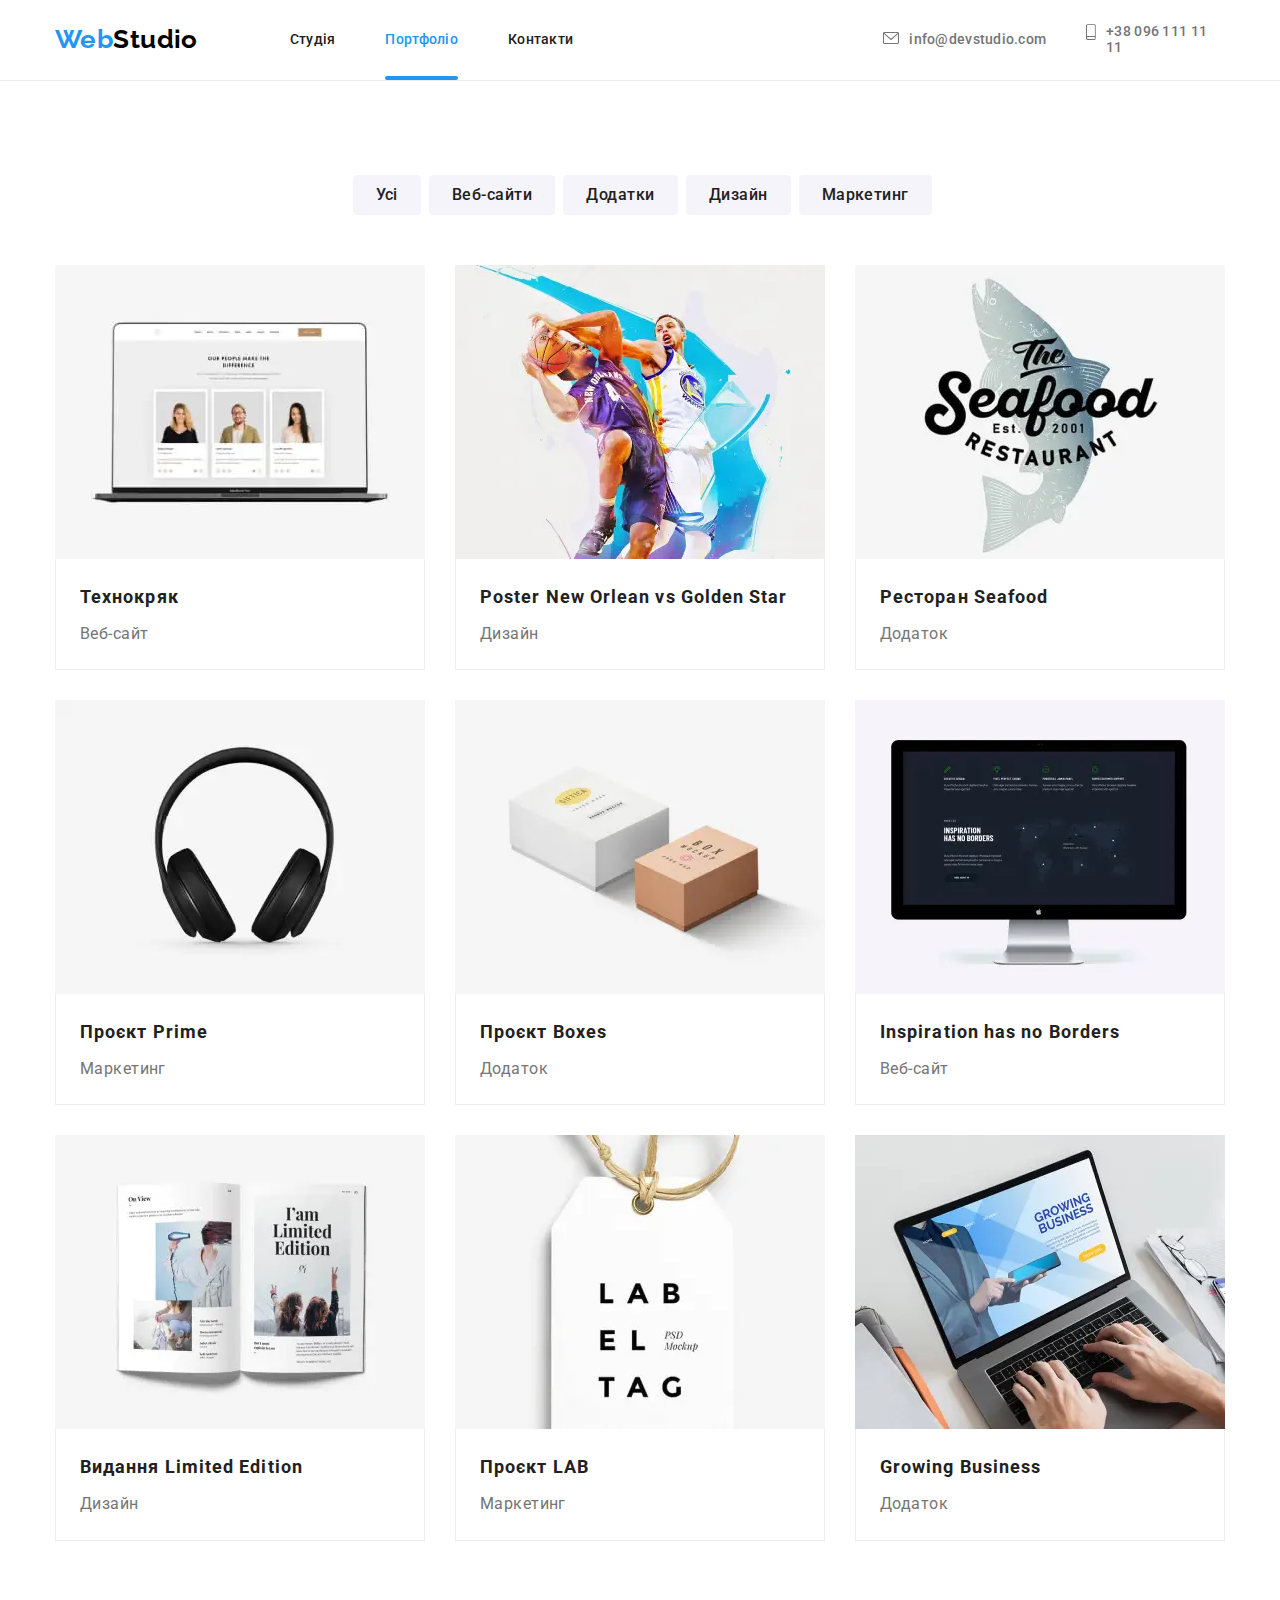
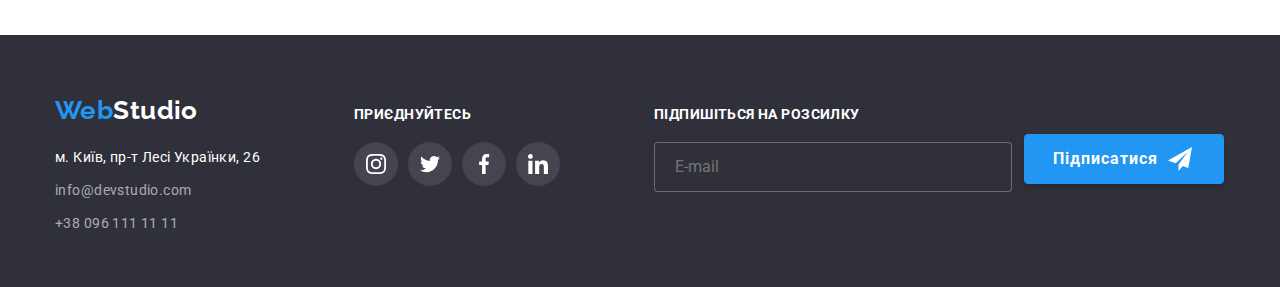
<file: portfolio.html>
<!DOCTYPE html>
<html lang="uk">
	<head>
		<meta charset="UTF-8" />
		<meta http-equiv="X-UA-Compatible" content="IE=edge" />
		<meta name="viewport" content="width=device-width, initial-scale=1.0" />
		<link href="./favicon.ico" rel="shortcut icon" type="image/x-icon" />
		<link rel="preconnect" href="https://fonts.googleapis.com" />
		<link rel="preconnect" href="https://fonts.gstatic.com" crossorigin />
		<link
			href="https://fonts.googleapis.com/css2?family=Raleway:wght@700;900&family=Roboto:wght@400;500;700;900&display=swap"
			rel="stylesheet"
		/>
		<link
			rel="stylesheet"
			href="https://cdnjs.cloudflare.com/ajax/libs/modern-normalize/1.1.0/modern-normalize.min.css"
		/>
		<link rel="stylesheet" href="./css/main.min.css" />
		<title>Portfolio</title>
	</head>
	<body>
		<header>
			<div class="container nav-main">
				<a class="logo" href="./index.html" lang="en"> <span class="logo__blue">Web</span>Studio</a>
				<nav class="nav-site">
					<ul class="nav-list">
						<li class="nav-list__item">
							<a class="nav-list__link" href="./index.html">Студія</a>
						</li>
						<li class="nav-list__item">
							<a class="nav-list__link current" href="./portfolio.html">Портфоліо</a>
						</li>
						<li class="nav-list__item">
							<a class="nav-list__link" href="#contacts">Контакти</a>
						</li>
					</ul>
				</nav>
				<ul class="nav-contacts">
					<li class="nav-contacts__item">
						<a class="nav-contacts__link" href="mailto:info@devstudio.com">
							<svg class="nav-contacts__icon-envelope">
								<use href="./img/sprite.svg#envelope"></use></svg
							>info@devstudio.com</a
						>
					</li>
					<li class="nav-contacts__item">
						<a class="nav-contacts__link" href="tel:+380961111111">
							<svg class="nav-contacts__icon-smartphone">
								<use href="./img/sprite.svg#smartphone"></use>
							</svg>
							+38 096 111 11 11
						</a>
					</li>
				</ul>
				<button type="button" class="mobile-menu__button-open js-open-menu js-menu-container">
					<svg
						aria-label="Виклик мобільного меню"
						width="40"
						height="40"
					>
						<use class="mobile-menu__icon--menu" href="./img/sprite.svg#mobile-menu"></use>
					</svg>
				</button>
				<div class="mobile-menu mobile-menu__container" id="mobile-menu__container js-menu-container">
					<button type="button" class="mobile-menu__button-close js-close-menu">
						<svg
            	aria-label="Закрити мобільне меню"
							width="40"
							height="40"						
						>
							<use class="mobile-menu__icon-x js-close-menu" href="./img/sprite.svg#mobile-x"></use>
						</svg>
					</button>
					<ul class="mobile-menu__list">
						<li class="mobile-menu__item">
							<a class="mobile-menu__link" href="./index.html">Студія</a>
						</li>
						<li class="mobile-menu__item">
							<a class="mobile-menu__link current" href="./portfolio.html">Портфоліо</a>
						</li>
						<li class="mobile-menu__item">
							<a class="mobile-menu__link" href="#contacts">Контакти</a>
						</li>
					</ul>
					<ul class="mobile-menu__contacts">
						<li class="mobile-menu__contacts-item">
							<a class="mobile-menu__contacts-phone" href="tel:+380961111111"> +38 096 111 11 11 </a>
						</li>
						<li class="mobile-menu__contacts-item">
							<a class="mobile-menu__contacts-e-mail" href="mailto:info@devstudio.com"> info@devstudio.com</a>
						</li>
					</ul>
					<ul class="mobile-menu__social-list">
						<li class="mobile-menu__social-list-item">
							<a class="mobile-menu__social-list-link" href="#Instagram" target="_blank" rel="noopener noreferrer"
								>Instagram
							</a>
						</li>
						<li class="mobile-menu__social-list-item">
							<a class="mobile-menu__social-list-link" href="#Twitter" target="_blank" rel="noopener noreferrer"
								>Twitter
							</a>
						</li>
						<li class="mobile-menu__social-list-item">
							<a class="mobile-menu__social-list-link" href="#Facebook" target="_blank" rel="noopener noreferrer"
								>Facebook
							</a>
						</li>
						<li class="mobile-menu__social-list-item">
							<a class="mobile-menu__social-list-link" href="#LinkedIn" target="_blank" rel="noopener noreferrer"
								>LinkedIn
							</a>
						</li>
					</ul>
				</div>
			</div>
		</header>
		<main>
			<section class="portfolio">
				<div class="container">
					<!-- Потрібно скріть у css -->
					<h1 class="hide-it">Приклади робіт</h1>
					<!-- <div class="filter"> -->
					<ul class="filter-list">
						<li class="filter-list__item">
							<button class="filter-list__button" type="button">Усі</button>
						</li>
						<li class="filter-list__item">
							<button class="filter-list__button" type="button">Веб-сайти</button>
						</li>
						<li class="filter-list__item">
							<button class="filter-list__button" type="button">Додатки</button>
						</li>
						<li class="filter-list__item">
							<button class="filter-list__button" type="button">Дизайн</button>
						</li>
						<li class="filter-list__item">
							<button class="filter-list__button" type="button">Маркетинг</button>
						</li>
					</ul>
					<!-- </div> -->
					<ul class="work-examples-list">
						<li class="card-portfolio">
							<a class="card-portfolio__link" href="#1">
								<div class="card-portfolio__img-example">
									<picture>
										<source
											srcset="./img/portfolio1-desktop.webp 1x, ./img/portfolio1@2x-desktop.webp 2x"
											media="(min-width:1200px )"
											type="image/webp"
										/>
										<source srcset="./img/portfolio1-desktop.jpg 1x, ./img/portfolio1@2x-desktop.jpg 2x" media="(min-width:1200px )" />
										<source
											srcset="./img/portfolio1-tablet.webp 1x, ./img/portfolio1@2x-tablet.webp 2x"
											media="(min-width:768px )"
											type="image/webp"
										/>
										<source
											srcset="./img/portfolio1-tablet.jpg 1x, ./img/portfolio1@2x-tablet.jpg 2x"
											media="(min-width:768px )"
										/>
										<source
											srcset="./img/portfolio1-phone.webp 1x, ./img/portfolio1@2x-phone.webp 2x"
											media="(max-width:767px )"
											type="image/webp"
										/>
										<source
											srcset="./img/portfolio1-phone.jpg 1x, ./img/portfolio1@2x-phone.jpg 2x"
											media="(max-width:767px )"
										/>
										<img class="card-portfolio__img" src="./img/portfolio1-phone.jpg" alt="Веб-сайт Технокряк" />
									</picture>
									<p class="backdrop-portfolio">
										Ресурс пропонує комплексні пропозиції з різним рівнем функціоналу та сервісів. Все це дозволить
										відвідувачу отримати вичерпні відомості про компанію чи приватну особу.
									</p>
								</div>
								<div class="card-portfolio__single">
									<h2 class="card-portfolio__title">Технокряк</h2>
									<p class="card-portfolio__text">Веб-сайт</p>
								</div></a
							>
						</li>
						<li class="card-portfolio">
							<a class="card-portfolio__link" href="#2">
								<div class="card-portfolio__img-example">
									<picture>
										<source
											srcset="./img/portfolio2-desktop.webp 1x, ./img/portfolio2@2x-desktop.webp 2x"
											media="(min-width:1200px )"
											type="image/webp"
										/>
										<source srcset="./img/portfolio2-desktop.jpg 1x, ./img/portfolio2@2x-desktop.jpg 2x" media="(min-width:1200px )" />
										<source
											srcset="./img/portfolio2-tablet.webp 1x, ./img/portfolio2@2x-tablet.webp 2x"
											media="(min-width:768px )"
											type="image/webp"
										/>
										<source
											srcset="./img/portfolio2-tablet.jpg 1x, ./img/portfolio2@2x-tablet.jpg 2x"
											media="(min-width:768px )"
										/>
										<source
											srcset="./img/portfolio2-phone.webp 1x, ./img/portfolio2@2x-phone.webp 2x"
											media="(max-width:767px )"
											type="image/webp"
										/>
										<source
											srcset="./img/portfolio2-phone.jpg 1x, ./img/portfolio2@2x-phone.jpg 2x"
											media="(max-width:767px )"
										/>
										<img
											class="card-portfolio__img"
											src="./img/portfolio2-phone.jpg"
											alt="Poster New Orlean vs Golden Star"
										/>
									</picture>
									<p class="backdrop-portfolio">
										Ресурс пропонує комплексні пропозиції з різним рівнем функціоналу та сервісів. Все це дозволить
										відвідувачу отримати вичерпні відомості про компанію чи приватну особу.
									</p>
								</div>
								<div class="card-portfolio__single">
									<h2 class="card-portfolio__title">
										<span lang="en">Poster New Orlean vs Golden Star</span>
									</h2>
									<p class="card-portfolio__text">Дизайн</p>
								</div></a
							>
						</li>
						<li class="card-portfolio">
							<a class="card-portfolio__link" href="#3">
								<div class="card-portfolio__img-example">
									<picture>
										<source
											srcset="./img/portfolio3-desktop.webp 1x, ./img/portfolio3@2x-desktop.webp 2x"
											media="(min-width:1200px )"
											type="image/webp"
										/>
										<source srcset="./img/portfolio3-desktop.jpg 1x, ./img/portfolio3@2x-desktop.jpg 2x" media="(min-width:1200px )" />
										<source
											srcset="./img/portfolio3-tablet.webp 1x, ./img/portfolio3@2x-tablet.webp 2x"
											media="(min-width:768px )"
											type="image/webp"
										/>
										<source
											srcset="./img/portfolio3-tablet.jpg 1x, ./img/portfolio3@2x-tablet.jpg 2x"
											media="(min-width:768px )"
										/>
										<source
											srcset="./img/portfolio3-phone.webp 1x, ./img/portfolio3@2x-phone.webp 2x"
											media="(max-width:767px )"
											type="image/webp"
										/>
										<source
											srcset="./img/portfolio3-phone.jpg 1x, ./img/portfolio3@2x-phone.jpg 2x"
											media="(max-width:767px )"
										/>
										<img class="card-portfolio__img" src="./img/portfolio3-phone.jpg" alt="Restaurant Seafood" />
									</picture>
									<p class="backdrop-portfolio">
										Ресурс пропонує комплексні пропозиції з різним рівнем функціоналу та сервісів. Все це дозволить
										відвідувачу отримати вичерпні відомості про компанію чи приватну особу.
									</p>
								</div>
								<div class="card-portfolio__single">
									<h2 class="card-portfolio__title">Ресторан <span lang="en">Seafood</span></h2>
									<p class="card-portfolio__text">Додаток</p>
								</div></a
							>
						</li>
						<li class="card-portfolio">
							<a class="card-portfolio__link" href="#4">
								<div class="card-portfolio__img-example">
									<picture>
										<source
											srcset="./img/portfolio4-desktop.webp 1x, ./img/portfolio4@2x-desktop.webp 2x"
											media="(min-width:1200px )"
											type="image/webp"
										/>
										<source srcset="./img/portfolio4-desktop.jpg 1x, ./img/portfolio4@2x-desktop.jpg 2x" media="(min-width:1200px )" />
										<source
											srcset="./img/portfolio4-tablet.webp 1x, ./img/portfolio4@2x-tablet.webp 2x"
											media="(min-width:768px )"
											type="image/webp"
										/>
										<source
											srcset="./img/portfolio4-tablet.jpg 1x, ./img/portfolio4@2x-tablet.jpg 2x"
											media="(min-width:768px )"
										/>
										<source
											srcset="./img/portfolio4-phone.webp 1x, ./img/portfolio4@2x-phone.webp 2x"
											media="(max-width:767px )"
											type="image/webp"
										/>
										<source
											srcset="./img/portfolio4-phone.jpg 1x, ./img/portfolio4@2x-phone.jpg 2x"
											media="(max-width:767px )"
										/>
										<img class="card-portfolio__img" src="./img/portfolio4-phone.jpg" alt="Projekt Prime" />
									</picture>
									<p class="backdrop-portfolio">
										Ресурс пропонує комплексні пропозиції з різним рівнем функціоналу та сервісів. Все це дозволить
										відвідувачу отримати вичерпні відомості про компанію чи приватну особу.
									</p>
								</div>
								<div class="card-portfolio__single">
									<h2 class="card-portfolio__title">Проєкт <span lang="en">Prime</span></h2>
									<p class="card-portfolio__text">Маркетинг</p>
								</div></a
							>
						</li>
						<li class="card-portfolio">
							<a class="card-portfolio__link" href="#5">
								<div class="card-portfolio__img-example">
									<picture>
										<source
											srcset="./img/portfolio5-desktop.webp 1x, ./img/portfolio5@2x-desktop.webp 2x"
											media="(min-width:1200px )"
											type="image/webp"
										/>
										<source srcset="./img/portfolio-desktop.jpg 1x, ./img/portfolio5@2x-desktop.jpg 2x" media="(min-width:1200px )" />
										<source
											srcset="./img/portfolio5-tablet.webp 1x, ./img/portfolio5@2x-tablet.webp 2x"
											media="(min-width:768px )"
											type="image/webp"
										/>
										<source
											srcset="./img/portfolio5-tablet.jpg 1x, ./img/portfolio5@2x-tablet.jpg 2x"
											media="(min-width:768px )"
										/>
										<source
											srcset="./img/portfolio5-phone.webp 1x, ./img/portfolio5@2x-phone.webp 2x"
											media="(max-width:767px )"
											type="image/webp"
										/>
										<source
											srcset="./img/portfolio5-phone.jpg 1x, ./img/portfolio5@2x-phone.jpg 2x"
											media="(max-width:767px )"
										/>
										<img class="card-portfolio__img" src="./img/portfolio5-phone.jpg" alt="Projekt Boxes" />
									</picture>
									<p class="backdrop-portfolio">
										Ресурс пропонує комплексні пропозиції з різним рівнем функціоналу та сервісів. Все це дозволить
										відвідувачу отримати вичерпні відомості про компанію чи приватну особу.
									</p>
								</div>
								<div class="card-portfolio__single">
									<h2 class="card-portfolio__title">Проєкт <span lang="en">Boxes</span></h2>
									<p class="card-portfolio__text">Додаток</p>
								</div></a
							>
						</li>
						<li class="card-portfolio">
							<a class="card-portfolio__link" href="#6">
								<div class="card-portfolio__img-example">
									<picture>
										<source
											srcset="./img/portfolio6-desktop.webp 1x, ./img/portfolio6@2x-desktop.webp 2x"
											media="(min-width:1200px )"
											type="image/webp"
										/>
										<source srcset="./img/portfolio6-desktop.jpg 1x, ./img/portfolio6@2x-desktop.jpg 2x" media="(min-width:1200px )" />
										<source
											srcset="./img/portfolio6-tablet.webp 1x, ./img/portfolio6@2x-tablet.webp 2x"
											media="(min-width:768px )"
											type="image/webp"
										/>
										<source
											srcset="./img/portfolio6-tablet.jpg 1x, ./img/portfolio6@2x-tablet.jpg 2x"
											media="(min-width:768px )"
										/>
										<source
											srcset="./img/portfolio6-phone.webp 1x, ./img/portfolio6@2x-phone.webp 2x"
											media="(max-width:767px )"
											type="image/webp"
										/>
										<source
											srcset="./img/portfolio6-phone.jpg 1x, ./img/portfolio6@2x-phone.jpg 2x"
											media="(max-width:767px )"
										/>
										<img
											class="card-portfolio__img"
											src="./img/portfolio6-phone.jpg"
											alt="Site Inspiration has no Borders"
										/>
									</picture>
									<p class="backdrop-portfolio">
										Ресурс пропонує комплексні пропозиції з різним рівнем функціоналу та сервісів. Все це дозволить
										відвідувачу отримати вичерпні відомості про компанію чи приватну особу.
									</p>
								</div>
								<div class="card-portfolio__single">
									<h2 class="card-portfolio__title">
										<span lang="en">Inspiration has no Borders</span>
									</h2>
									<p class="card-portfolio__text">Веб-сайт</p>
								</div></a
							>
						</li>
						<li class="card-portfolio">
							<a class="card-portfolio__link" href="#7">
								<div class="card-portfolio__img-example">
									<picture>
										<source
											srcset="./img/portfolio7-desktop.webp 1x, ./img/portfolio7@2x-desktop.webp 2x"
											media="(min-width:1200px )"
											type="image/webp"
										/>
										<source srcset="./img/portfolio7-desktop.jpg 1x, ./img/portfolio7@2x-desktop.jpg 2x" media="(min-width:1200px )" />
										<source
											srcset="./img/portfolio7-tablet.webp 1x, ./img/portfolio7@2x-tablet.webp 2x"
											media="(min-width:768px )"
											type="image/webp"
										/>
										<source
											srcset="./img/portfolio7-tablet.jpg 1x, ./img/portfolio7@2x-tablet.jpg 2x"
											media="(min-width:768px )"
										/>
										<source
											srcset="./img/portfolio7-phone.webp 1x, ./img/portfolio7@2x-phone.webp 2x"
											media="(max-width:767px )"
											type="image/webp"
										/>
										<source
											srcset="./img/portfolio7-phone.jpg 1x, ./img/portfolio7@2x-phone.jpg 2x"
											media="(max-width:767px )"
										/>
										<img class="card-portfolio__img" src="./img/portfolio7-phone.jpg" alt="Edition Limited Edition" />
									</picture>
									<p class="backdrop-portfolio">
										Ресурс пропонує комплексні пропозиції з різним рівнем функціоналу та сервісів. Все це дозволить
										відвідувачу отримати вичерпні відомості про компанію чи приватну особу.
									</p>
								</div>
								<div class="card-portfolio__single">
									<h2 class="card-portfolio__title">Видання <span lang="en">Limited Edition</span></h2>
									<p class="card-portfolio__text">Дизайн</p>
								</div></a
							>
						</li>
						<li class="card-portfolio">
							<a class="card-portfolio__link" href="#8">
								<div class="card-portfolio__img-example">
									<picture>
										<source
											srcset="./img/portfolio8-desktop.webp 1x, ./img/portfolio8@2x-desktop.webp 2x"
											media="(min-width:1200px )"
											type="image/webp"
										/>
										<source srcset="./img/portfolio8-desktop.jpg 1x, ./img/portfolio8@2x-desktop.jpg 2x" media="(min-width:1200px )" />
										<source
											srcset="./img/portfolio8-tablet.webp 1x, ./img/portfolio8@2x-tablet.webp 2x"
											media="(min-width:768px )"
											type="image/webp"
										/>
										<source
											srcset="./img/portfolio8-tablet.jpg 1x, ./img/portfolio8@2x-tablet.jpg 2x"
											media="(min-width:768px )"
										/>
										<source
											srcset="./img/portfolio8-phone.webp 1x, ./img/portfolio8@2x-phone.webp 2x"
											media="(max-width:767px )"
											type="image/webp"
										/>
										<source
											srcset="./img/portfolio8-phone.jpg 1x, ./img/portfolio8@2x-phone.jpg 2x"
											media="(max-width:767px )"
										/>
										<img class="card-portfolio__img" src="./img/portfolio8-phone.jpg" alt="Projekt LAB" />
									</picture>
									<p class="backdrop-portfolio">
										Ресурс пропонує комплексні пропозиції з різним рівнем функціоналу та сервісів. Все це дозволить
										відвідувачу отримати вичерпні відомості про компанію чи приватну особу.
									</p>
								</div>
								<div class="card-portfolio__single">
									<h2 class="card-portfolio__title">Проєкт <span lang="en">LAB</span></h2>
									<p class="card-portfolio__text">Маркетинг</p>
								</div></a
							>
						</li>
						<li class="card-portfolio">
							<a class="card-portfolio__link" href="#9">
								<div class="card-portfolio__img-example">
									<picture>
										<source
											srcset="./img/portfolio9-desktop.webp 1x, ./img/portfolio9@2x-desktop.webp 2x"
											media="(min-width:1200px )"
											type="image/webp"
										/>
										<source srcset="./img/portfolio9-desktop.jpg 1x, ./img/portfolio9@2x-desktop.jpg 2x" media="(min-width:1200px )" />
										<source
											srcset="./img/portfolio9-tablet.webp 1x, ./img/portfolio9@2x-tablet.webp 2x"
											media="(min-width:768px )"
											type="image/webp"
										/>
										<source
											srcset="./img/portfolio9-tablet.jpg 1x, ./img/portfolio9@2x-tablet.jpg 2x"
											media="(min-width:768px )"
										/>
										<source
											srcset="./img/portfolio9-phone.webp 1x, ./img/portfolio9@2x-phone.webp 2x"
											media="(max-width:767px )"
											type="image/webp"
										/>
										<source
											srcset="./img/portfolio9-phone.jpg 1x, ./img/portfolio9@2x-phone.jpg 2x"
											media="(max-width:767px )"
										/>
										<img class="card-portfolio__img" src="./img/portfolio9-phone.jpg" alt="Growing Business" />
									</picture>
									<p class="backdrop-portfolio">
										Ресурс пропонує комплексні пропозиції з різним рівнем функціоналу та сервісів. Все це дозволить
										відвідувачу отримати вичерпні відомості про компанію чи приватну особу.
									</p>
								</div>
								<div class="card-portfolio__single">
									<h2 class="card-portfolio__title">
										<span lang="en">Growing Business</span>
									</h2>
									<p class="card-portfolio__text">Додаток</p>
								</div></a
							>
						</li>
					</ul>
				</div>
			</section>
		</main>
		<footer>
			<div class="container container--footer">
				<div class="footer-address">
					<a class="logo logo--footer" href="./index.html" lang="en"> <span class="logo__blue">Web</span>Studio</a>
					<address>
						<ul class="footer-address__list">
							<li class="footer-address__item">
								<a
									class="address-map"
									href="https://goo.gl/maps/Kx21a7eC2vqjD9ve6"
									target="_blank"
									rel="noopener noreferrer"
									>м. Київ, пр-т Лесі Українки, 26
								</a>
							</li>
							<li class="footer-address__item">
								<a class="address-all" href="mailto:info@devstudio.com"> info@devstudio.com </a>
							</li>
							<li class="footer-address__item">
								<a class="address-all" href="tel:+380961111111"> +38 096 111 11 11 </a>
							</li>
						</ul>
					</address>
				</div>
				<div class="join">
					<p class="join__title">Приєднуйтесь</p>
					<ul class="social-list">
						<li class="social-list__item">
							<a class="social-list__link--gray" href="#Instagram" target="_blank" rel="noopener noreferrer">
								<svg class="social-list-icon-down" width="20" height="20">
									<use href="./img/sprite.svg#instagram"></use>
								</svg>
							</a>
						</li>
						<li class="social-list__item">
							<a class="social-list__link--gray" href="#Twitter" target="_blank" rel="noopener noreferrer">
								<svg class="social-list-icon-down" width="20" height="20">
									<use href="./img/sprite.svg#twitter"></use>
								</svg>
							</a>
						</li>
						<li class="social-list__item">
							<a class="social-list__link--gray" href="#Facebook" target="_blank" rel="noopener noreferrer">
								<svg class="social-list-icon-down" width="20" height="20">
									<use href="./img/sprite.svg#facebook"></use>
								</svg>
							</a>
						</li>
						<li class="social-list__item">
							<a class="social-list__link--gray" href="#LinkedIn" target="_blank" rel="noopener noreferrer">
								<svg class="social-list-icon-down" width="20" height="20">
									<use href="./img/sprite.svg#linkedin"></use>
								</svg>
							</a>
						</li>
					</ul>
				</div>
				<form class="subscribe-form">
					<div class="subscribe-form__wraper">
						<label for="email" class="subscribe-form__title">Підпишіться на розсилку</label>
						<input class="subscribe-form__input" type="email" name="email" id="email" placeholder="E-mail" />
					</div>
					<button class="button--subscribe" type="submit">
						Підписатися
						<!-- <svg class="subscribe-icon" width="24" height="24">
              <use href="./img/sprite.svg#icon_send"></use>
            </svg> -->
					</button>
				</form>
			</div>
		</footer>
		<script src="./js/mobile-menu.js"></script>
	</body>
</html>
</file>
<file: css/main.min.css>
:root{--font-color-man: #757575;--font-color-title: #212121;--font-color-on: #2196f3;--font-color-on-button: #188CE8;--border-color: #ececec;--color-white: #ffffff;--font-color-black: #000000;--fon-footer: #2f303a;--backup-hero: #c4c4c4;--color-grey: #f5f4fa;--color-icon: #afb1b8}.hide-it{visibility:hidden;pointer-events:none;position:absolute}.mobile-menu__link.current{color:var(--font-color-on)}@media screen and (min-width: 768px){.nav-list__link.current{color:var(--font-color-on)}.current::after{display:inline-block;content:"";background-color:var(--font-color-on);height:4px;width:100%;border-radius:2px;position:absolute;left:0;bottom:0;-webkit-transition:background-color 250ms cubic-bezier(0.4, 0, 0.2, 1);transition:background-color 250ms cubic-bezier(0.4, 0, 0.2, 1)}}body{font-family:"Roboto",sans-serif;color:var(--font-color-man);font-size:14px;line-height:1.2;letter-spacing:.03em}h1,h2,h3,h4,ul,p{margin:0;padding:0}ul{list-style:none;list-style-type:none}a{text-decoration:none;color:var(--font-color-black)}img{display:block;max-width:100%;height:auto}address{font-style:normal}.container{padding-right:15px;padding-left:15px}@media screen and (min-width: 480px){.container{width:480px;margin-right:auto;margin-left:auto}}@media screen and (min-width: 768px){.container{width:768px}}@media screen and (min-width: 1200px){.container{width:1200px}}.logo{font-family:"Raleway",sans-serif;color:var(--font-color-black);font-weight:700;font-size:24px;-webkit-transition:font-weight 250ms cubic-bezier(0.4, 0, 0.2, 1);transition:font-weight 250ms cubic-bezier(0.4, 0, 0.2, 1)}.logo:hover,.logo:focus{font-weight:900}.logo .logo__blue{color:var(--font-color-on)}.logo .logo--footer{color:var(--color-white)}@media screen and (min-width: 1200px){.logo{font-size:26px}}.social-list{display:-webkit-box;display:-ms-flexbox;display:flex;-webkit-box-pack:justify;-ms-flex-pack:justify;justify-content:space-between;width:206px;margin-right:auto;margin-left:auto}.social-list__item{width:44px;height:44px}.social-list__link{background-color:var(--color-white);display:-webkit-box;display:-ms-flexbox;display:flex;-webkit-box-pack:center;-ms-flex-pack:center;justify-content:center;-webkit-box-align:center;-ms-flex-align:center;align-items:center;width:100%;height:100%;border-radius:50%;fill:var(--color-icon);-webkit-transition:fill 250ms cubic-bezier(0.4, 0, 0.2, 1),background-color 250ms cubic-bezier(0.4, 0, 0.2, 1);transition:fill 250ms cubic-bezier(0.4, 0, 0.2, 1),background-color 250ms cubic-bezier(0.4, 0, 0.2, 1)}.social-list__link:hover,.social-list__link:focus{background-color:var(--font-color-on);fill:var(--color-white)}.social-list__link--gray{background-color:rgba(255,255,255,.1);display:-webkit-box;display:-ms-flexbox;display:flex;-webkit-box-pack:center;-ms-flex-pack:center;justify-content:center;-webkit-box-align:center;-ms-flex-align:center;align-items:center;width:100%;height:100%;border-radius:50%;fill:var(--color-white);-webkit-transition:background-color 250ms cubic-bezier(0.4, 0, 0.2, 1);transition:background-color 250ms cubic-bezier(0.4, 0, 0.2, 1)}.social-list__link--gray:hover,.social-list__link--gray:focus{background-color:var(--font-color-on)}.subscribe-form{display:block;margin-left:auto;margin-right:auto}.subscribe-form__wraper{display:block}.subscribe-form__input{width:100%;height:50px;margin-top:20px;padding-left:20px;background-color:var(--fon-footer);border:1px solid rgba(255,255,255,.3);border-radius:4px;font-size:16px;line-height:1.25;color:rgba(255,255,255,.6);-webkit-transition:border 250ms cubic-bezier(0.4, 0, 0.2, 1);transition:border 250ms cubic-bezier(0.4, 0, 0.2, 1);cursor:pointer}.subscribe-form__input:focus{outline:none;border:1px solid var(--font-color-on)}@media screen and (min-width: 1200px){.subscribe-form{display:-webkit-box;display:-ms-flexbox;display:flex;-webkit-box-align:center;-ms-flex-align:center;align-items:center;-webkit-box-pack:end;-ms-flex-pack:end;justify-content:flex-end}.subscribe-form__wraper{display:-webkit-box;display:-ms-flexbox;display:flex;-webkit-box-orient:vertical;-webkit-box-direction:normal;-ms-flex-direction:column;flex-direction:column;margin-left:93px}.subscribe-form__input{width:358px;margin-top:0px;margin-right:12px}}.backdrop-hero{position:fixed;z-index:1;top:0;left:0;width:100%;height:100%;background-color:rgba(0,0,0,.8);-webkit-transition:opacity 500ms cubic-bezier(0.4, 0, 0.2, 1);transition:opacity 500ms cubic-bezier(0.4, 0, 0.2, 1)}.backdrop-hero.is-hidden{opacity:0;pointer-events:none}.modal{position:relative;width:100%;height:100vh;border-radius:4px;top:50%;left:50%;padding:40px;overflow:auto;-webkit-transform:translate(-50%, -50%) scale(1);transform:translate(-50%, -50%) scale(1);background-color:var(--color-white);-webkit-box-shadow:0px 1px 3px rgba(0,0,0,.12),0px 1px 1px rgba(0,0,0,.14),0px 2px 1px rgba(0,0,0,.2);box-shadow:0px 1px 3px rgba(0,0,0,.12),0px 1px 1px rgba(0,0,0,.14),0px 2px 1px rgba(0,0,0,.2);-webkit-transition:-webkit-transform 1000ms;transition:-webkit-transform 1000ms;transition:transform 1000ms;transition:transform 1000ms, -webkit-transform 1000ms;max-width:450px;max-height:609px}.backdrop-hero.is-hidden .modal{-webkit-transform:translate(-50%, -50%) scale(0.3);transform:translate(-50%, -50%) scale(0.3)}.modal__call{margin-bottom:12px;font-style:normal;font-weight:700;font-size:20px;line-height:1.5;text-align:center;color:var(--font-color-title)}@media screen and (min-width: 1200px){.modal{width:528px;height:581px}.modal__call{line-height:1.15}}.close-x{position:absolute;width:30px;height:30px;top:8px;right:8px;border-radius:50%;border:1px solid rgba(0,0,0,.1);background-color:var(--color-white);padding:0px;display:-webkit-box;display:-ms-flexbox;display:flex;-webkit-box-pack:center;-ms-flex-pack:center;justify-content:center;-webkit-box-align:center;-ms-flex-align:center;align-items:center;cursor:pointer}.close-x-icon{fill:var(--font-color-black);-webkit-transition:fill 250ms cubic-bezier(0.4, 0, 0.2, 1);transition:fill 250ms cubic-bezier(0.4, 0, 0.2, 1)}.close-x:hover .close-x-icon,.close-x:focus .close-x-icon{fill:var(--font-color-on)}.form__name{display:block;position:relative;font-style:normal;font-weight:400;font-size:12px;line-height:1.1666;letter-spacing:.01em}.form__input-name{display:block;width:100%;height:40px;margin-top:4px;margin-bottom:10px;border-radius:4px;padding-left:42px;border:1px solid rgba(33,33,33,.2);-webkit-transition:border 250ms cubic-bezier(0.4, 0, 0.2, 1);transition:border 250ms cubic-bezier(0.4, 0, 0.2, 1);cursor:pointer}.form__input-name:focus{outline:none;border:1px solid var(--font-color-on)}.form__icon{display:block;position:absolute;width:18px;height:18px;top:50%;left:12px;fill:var(--font-color-black);-webkit-transition:fill 250ms cubic-bezier(0.4, 0, 0.2, 1);transition:fill 250ms cubic-bezier(0.4, 0, 0.2, 1)}.form__name:focus-within>.form__icon{fill:var(--font-color-on)}.form__input-name--comment{height:120px;margin-bottom:0;padding:12px}.form__input-name--comment::-webkit-input-placeholder{font-style:normal;font-size:12px;line-height:1.1666;letter-spacing:.01em;color:rgba(117,117,117,.5)}.form__input-name--comment::-moz-placeholder{font-style:normal;font-size:12px;line-height:1.1666;letter-spacing:.01em;color:rgba(117,117,117,.5)}.form__input-name--comment:-ms-input-placeholder{font-style:normal;font-size:12px;line-height:1.1666;letter-spacing:.01em;color:rgba(117,117,117,.5)}.form__input-name--comment::-ms-input-placeholder{font-style:normal;font-size:12px;line-height:1.1666;letter-spacing:.01em;color:rgba(117,117,117,.5)}.form__input-name--comment::placeholder{font-style:normal;font-size:12px;line-height:1.1666;letter-spacing:.01em;color:rgba(117,117,117,.5)}textarea{resize:none}.check__name{display:-webkit-box;display:-ms-flexbox;display:flex;-webkit-box-align:center;-ms-flex-align:center;align-items:center;margin-top:20px;font-style:normal;font-weight:400;font-size:12px;line-height:1.16;cursor:pointer}.form__check-button{margin-top:16px;margin-right:7px;cursor:pointer;-webkit-appearance:none;-moz-appearance:none;appearance:none}.form__link-check{color:var(--font-color-on);text-decoration:underline}.form__check-berd{display:inline-block;min-width:16px;height:15px;margin-right:9px;border:2px solid var(--font-color-black);border-radius:2px}.form__check-button:checked+.form__check-berd{border-color:var(--font-color-on);background-color:var(--font-color-on);background-image:url(../img/icon-check.svg);background-size:contain;background-origin:border-box}.form__check-button:focus+.form__check-berd{border-color:var(--font-color-on)}@media screen and (min-width: 1200px){.check__name{font-size:14px;line-height:1.71}.form__check-button{margin-top:25px;margin-left:14px}}.button--subscribe{display:-webkit-inline-box;display:-ms-inline-flexbox;display:inline-flex;-webkit-box-align:center;-ms-flex-align:center;align-items:center;min-width:200px;height:50px;padding:10px 28px;margin-top:20px;margin-right:auto;margin-left:auto;color:var(--color-white);background-color:var(--font-color-on);border-color:var(--font-color-on);font-weight:700;font-size:16px;line-height:1.88;letter-spacing:.06em;font-family:inherit;text-decoration:none;text-align:center;-webkit-box-shadow:0px 4px 4px rgba(0,0,0,.15);box-shadow:0px 4px 4px rgba(0,0,0,.15);border-radius:4px;border:1px solid var(--font-color-on);cursor:pointer;-webkit-transition:background-color 250ms cubic-bezier(0.4, 0, 0.2, 1);transition:background-color 250ms cubic-bezier(0.4, 0, 0.2, 1)}.button--subscribe::after{content:"";width:24px;height:24px;margin-left:10px;background-image:url(../img/icon_send.svg);background-size:contain;background-origin:border-box}.button--subscribe:hover,.button--subscribe:focus{background-color:var(--font-color-on-button)}.button--success{display:inline-block;min-width:200px;border-radius:4px;border:solid 1px;margin-top:30px;padding:10px 24px;background-color:var(--font-color-on);border-color:var(--font-color-on);font-weight:700;font-size:16px;line-height:1.9;letter-spacing:.06em;font-family:inherit;color:var(--color-white);-webkit-box-shadow:0px 4px 4px rgba(0,0,0,.15);box-shadow:0px 4px 4px rgba(0,0,0,.15);-webkit-transition:background-color 250ms cubic-bezier(0.4, 0, 0.2, 1);transition:background-color 250ms cubic-bezier(0.4, 0, 0.2, 1);cursor:pointer}.button--success:hover,.button--success:focus{background-color:var(--font-color-on-button)}@media screen and (min-width: 1200px){.button--success{min-width:216px;padding:10px 32px}}.button--send{display:block;min-width:200px;height:50px;border-radius:4px;border:solid 1px;margin-top:30px;margin-right:auto;margin-left:auto;padding:10px 52px;background-color:var(--font-color-on);border-color:var(--font-color-on);font-weight:700;font-size:16px;line-height:1.9;letter-spacing:.06em;font-family:inherit;color:var(--color-white);-webkit-box-shadow:0px 4px 4px rgba(0,0,0,.15);box-shadow:0px 4px 4px rgba(0,0,0,.15);-webkit-transition:background-color 250ms cubic-bezier(0.4, 0, 0.2, 1);transition:background-color 250ms cubic-bezier(0.4, 0, 0.2, 1);cursor:pointer}.button--send:hover,.button--send:focus{background-color:var(--font-color-on-button)}.filter-list{display:-webkit-box;display:-ms-flexbox;display:flex;max-width:330px;-ms-flex-wrap:wrap;flex-wrap:wrap;margin-top:0;margin-bottom:0;-webkit-box-pack:start;-ms-flex-pack:start;justify-content:start;margin-bottom:40px;gap:15px 8px}.filter-list__button{display:inline-block;white-space:nowrap;border-radius:4px;border:solid 1px;padding:6px 22px;color:var(--font-color-title);background-color:var(--color-grey);border-color:var(--color-grey);font-weight:500;font-size:16px;line-height:1.6;letter-spacing:.03em;font-family:inherit;cursor:pointer;text-align:center;-webkit-transition:color 250ms cubic-bezier(0.4, 0, 0.2, 1),background-color 250ms cubic-bezier(0.4, 0, 0.2, 1),-webkit-box-shadow 250ms cubic-bezier(0.4, 0, 0.2, 1);transition:color 250ms cubic-bezier(0.4, 0, 0.2, 1),background-color 250ms cubic-bezier(0.4, 0, 0.2, 1),-webkit-box-shadow 250ms cubic-bezier(0.4, 0, 0.2, 1);transition:color 250ms cubic-bezier(0.4, 0, 0.2, 1),box-shadow 250ms cubic-bezier(0.4, 0, 0.2, 1),background-color 250ms cubic-bezier(0.4, 0, 0.2, 1);transition:color 250ms cubic-bezier(0.4, 0, 0.2, 1),box-shadow 250ms cubic-bezier(0.4, 0, 0.2, 1),background-color 250ms cubic-bezier(0.4, 0, 0.2, 1),-webkit-box-shadow 250ms cubic-bezier(0.4, 0, 0.2, 1)}.filter-list__button:hover,.filter-list__button:focus{color:var(--color-white);background-color:var(--font-color-on);-webkit-box-shadow:0px 3px 1px rgba(0,0,0,.1),0px 1px 2px rgba(0,0,0,.08),0px 2px 2px rgba(0,0,0,.12);box-shadow:0px 3px 1px rgba(0,0,0,.1),0px 1px 2px rgba(0,0,0,.08),0px 2px 2px rgba(0,0,0,.12)}@media screen and (min-width: 768px){.filter-list{display:-webkit-box;display:-ms-flexbox;display:flex;max-width:575px;-ms-flex-wrap:nowrap;flex-wrap:nowrap;margin-left:auto;margin-right:auto;margin-bottom:50px}}.work-examples-list{display:grid;grid-template-columns:repeat(auto-fill, auto);gap:30px}@media screen and (min-width: 768px){.work-examples-list{grid-template-columns:repeat(auto-fill, 354px)}}@media screen and (min-width: 1200px){.work-examples-list{grid-template-columns:repeat(auto-fill, 370px)}}.card-portfolio{display:grid;-webkit-transition:-webkit-box-shadow 250ms cubic-bezier(0.4, 0, 0.2, 1);transition:-webkit-box-shadow 250ms cubic-bezier(0.4, 0, 0.2, 1);transition:box-shadow 250ms cubic-bezier(0.4, 0, 0.2, 1);transition:box-shadow 250ms cubic-bezier(0.4, 0, 0.2, 1), -webkit-box-shadow 250ms cubic-bezier(0.4, 0, 0.2, 1)}.card-portfolio:hover,.card-portfolio:focus{-webkit-box-shadow:0px 4px 4px rgba(0,0,0,.25);box-shadow:0px 4px 4px rgba(0,0,0,.25)}.card-portfolio__link{position:relative}@media screen and (min-width: 768px){.card-portfolio__link{display:grid;grid-template-rows:294px}}.card-portfolio__img-example{overflow:hidden;position:relative}.backdrop-portfolio{position:absolute;width:100%;height:100vh;top:0;right:0;padding:12px 16px;color:var(--color-white);font-weight:400;font-size:16px;line-height:1.55;background-color:rgba(33,150,243,.9);-webkit-transform:translateY(100%);transform:translateY(100%);opacity:0;-webkit-transition:opacity 250ms linear,-webkit-transform 250ms linear;transition:opacity 250ms linear,-webkit-transform 250ms linear;transition:opacity 250ms linear,transform 250ms linear;transition:opacity 250ms linear,transform 250ms linear,-webkit-transform 250ms linear}.card-portfolio__link:focus .backdrop-portfolio,.card-portfolio__link:hover .backdrop-portfolio{-webkit-transform:translateY(0%);transform:translateY(0%);opacity:1}@media screen and (min-width: 480px){.backdrop-portfolio{font-size:18px;padding:63px 24px}}.card-portfolio__single{padding-top:20px;padding-left:24px;padding-right:24px;padding-bottom:20px;border-right:1px solid #eee;border-bottom:1px solid #eee;border-left:1px solid #eee}.card-portfolio__title{color:var(--font-color-title);font-weight:700;font-size:18px;line-height:2;letter-spacing:.06em;text-align:left;margin-top:0;margin-bottom:4px}.card-portfolio__text{color:var(--font-color-man);font-size:16px;line-height:1.9;margin-top:0;margin-bottom:0}header{background-color:var(--color-white);border-bottom:1px solid var(--border-color)}.nav-main{position:relative;display:-webkit-box;display:-ms-flexbox;display:flex;-webkit-box-pack:justify;-ms-flex-pack:justify;justify-content:space-between;-webkit-box-align:center;-ms-flex-align:center;align-items:center;height:60px}.nav-site,.nav-list,.nav-contacts{display:none}.mobile-menu__button-open{padding:0;border:none;background-color:rgba(0,0,0,0);line-height:0;fill:var(--font-color-black);-webkit-transition:fill 250ms cubic-bezier(0.4, 0, 0.2, 1);transition:fill 250ms cubic-bezier(0.4, 0, 0.2, 1);cursor:pointer}.mobile-menu__button-open:hover,.mobile-menu__button-open:focus{fill:var(--font-color-on)}.mobile-menu__container{position:fixed;z-index:2;top:0;left:0;width:100%;height:100vh;overflow:auto;padding:20px 40px 0px 40px;background:var(--color-white);-webkit-box-shadow:0px 4px 8px rgba(0,0,0,.04),0px 2px 4px rgba(0,0,0,.08),0px 1px 3px rgba(0,0,0,.16);box-shadow:0px 4px 8px rgba(0,0,0,.04),0px 2px 4px rgba(0,0,0,.08),0px 1px 3px rgba(0,0,0,.16);opacity:0;pointer-events:none;-webkit-transition:opacity 500ms cubic-bezier(0.4, 0, 0.2, 1);transition:opacity 500ms cubic-bezier(0.4, 0, 0.2, 1)}@media screen and (min-width: 480px){.mobile-menu__container{padding:48px 40px}}.mobile-menu__button-close{position:absolute;top:10px;right:15px;padding:0;border:none;background-color:rgba(0,0,0,0);line-height:0;fill:var(--font-color-title);-webkit-transition:fill 250ms cubic-bezier(0.4, 0, 0.2, 1);transition:fill 250ms cubic-bezier(0.4, 0, 0.2, 1);cursor:pointer}.mobile-menu__button-close:hover,.mobile-menu__button-close:focus{fill:var(--font-color-on)}.mobile-menu__button-open.is-open+.mobile-menu__container{opacity:1;pointer-events:auto}.mobile-menu__item{padding-bottom:20px}@media screen and (min-width: 480px){.mobile-menu__item{padding-bottom:32px}}.mobile-menu__link{font-weight:500;font-size:40px;letter-spacing:.02em;color:var(--font-color-title);-webkit-transition:color 250ms cubic-bezier(0.4, 0, 0.2, 1);transition:color 250ms cubic-bezier(0.4, 0, 0.2, 1)}.mobile-menu__link:hover,.mobile-menu__link:focus{color:var(--font-color-on)}.mobile-menu__contacts{padding-top:10px}@media screen and (min-width: 480px){.mobile-menu__contacts{padding-top:270px}}.mobile-menu__contacts-item{padding-bottom:32px}.mobile-menu__contacts-phone{font-weight:500;font-size:26px;letter-spacing:.02em;color:var(--font-color-on);-webkit-transition:color 250ms cubic-bezier(0.4, 0, 0.2, 1);transition:color 250ms cubic-bezier(0.4, 0, 0.2, 1)}.mobile-menu__contacts-phone:hover,.mobile-menu__contacts-phone:focus{color:var(--font-color-on)}@media screen and (min-width: 480px){.mobile-menu__contacts-phone{font-size:34px}}.mobile-menu__contacts-e-mail{padding-top:32px;font-weight:500;font-size:24px;letter-spacing:.02em;color:var(--font-color-man);-webkit-transition:color 250ms cubic-bezier(0.4, 0, 0.2, 1);transition:color 250ms cubic-bezier(0.4, 0, 0.2, 1)}.mobile-menu__contacts-e-mail:hover,.mobile-menu__contacts-e-mail:focus{color:var(--font-color-man)}.mobile-menu__social-list{display:block}@media screen and (min-width: 480px){.mobile-menu__social-list{display:-webkit-box;display:-ms-flexbox;display:flex;padding-top:32px;-webkit-box-align:center;-ms-flex-align:center;align-items:center}}.mobile-menu__social-list-item:not(:last-child){margin-bottom:20px}@media screen and (min-width: 480px){.mobile-menu__social-list-item:not(:last-child){margin-bottom:0}}.mobile-menu__social-list-item:not(:last-child):after{display:none}@media screen and (min-width: 480px){.mobile-menu__social-list-item:not(:last-child):after{display:inline-block;content:"";margin-left:6px;margin-right:10px;background-color:rgba(33,33,33,.2);height:22px;width:1px}}.mobile-menu__social-list-link{font-weight:500;font-size:18px;letter-spacing:.02em;color:var(--font-color-on);-webkit-transition:color 250ms cubic-bezier(0.4, 0, 0.2, 1);transition:color 250ms cubic-bezier(0.4, 0, 0.2, 1)}.mobile-menu__social-list-link:hover,.mobile-menu__social-list-link:focus{color:var(--font-color-on)}@media screen and (min-width: 768px){.nav-main{-webkit-box-pack:start;-ms-flex-pack:start;justify-content:start;height:80px}.nav-site{display:block}.nav-list{display:-webkit-box;display:-ms-flexbox;display:flex;margin-left:93px}.mobile-menu__button-open,.mobile-menu__container{display:none}.nav-list{display:-webkit-box;display:-ms-flexbox;display:flex;margin-left:87px}.nav-list .nav-list__item+.nav-list__item{margin-left:50px}.nav-contacts{display:block;margin-left:auto}.nav-list__link{position:relative;display:block;padding-top:32px;padding-bottom:32px;color:var(--font-color-title);text-decoration:none;font-weight:500;line-height:1.14;letter-spacing:.02em;-webkit-transition:color 250ms cubic-bezier(0.4, 0, 0.2, 1);transition:color 250ms cubic-bezier(0.4, 0, 0.2, 1)}.nav-list__link:focus,.nav-list__link:hover{color:var(--font-color-on)}.nav-contacts{padding-left:90px}.nav-contacts__link{display:block;padding-top:10px;color:var(--fo4nt-color-man);text-decoration:none;font-size:12px;font-weight:500;line-height:1.14;letter-spacing:.02em;-webkit-transition:color 250ms cubic-bezier(0.4, 0, 0.2, 1);transition:color 250ms cubic-bezier(0.4, 0, 0.2, 1)}.nav-contacts__link:focus,.nav-contacts__link:hover{color:var(--font-color-on)}.nav-contacts__link{display:-webkit-box;display:-ms-flexbox;display:flex;color:var(--font-color-man);padding-left:10px}.nav-contacts__icon-envelope{fill:currentColor;width:14px;height:10px;margin-right:10px}.nav-contacts__icon-smartphone{fill:currentColor;width:10px;height:14px;margin-right:10px}}@media screen and (min-width: 1200px){.nav-list{margin-left:92px}.nav-contacts{display:-webkit-box;display:-ms-flexbox;display:flex;-webkit-box-align:center;-ms-flex-align:center;align-items:center}.nav-contacts .nav-contacts__item:not(:last-child){margin-right:30px}.nav-contacts{padding-left:300px}.nav-contacts__link{display:-webkit-box;display:-ms-flexbox;display:flex;padding-top:0;font-size:14px}.nav-contacts__icon-envelope{width:16px;height:12px}.nav-contacts__icon-smartphone{width:10px;height:16px}}section.hero{display:block;min-width:100%;height:400px;margin-left:auto;margin-right:auto;padding-top:118px;padding-bottom:118px;text-align:center;background-image:-webkit-gradient(linear, left top, left bottom, from(rgba(47, 48, 58, 0.4)), to(rgba(47, 48, 58, 0.4))),url(../img/hero-phone.jpg);background-image:linear-gradient(rgba(47, 48, 58, 0.4), rgba(47, 48, 58, 0.4)),url(../img/hero-phone.jpg);background-repeat:no-repeat;background-position:center;background-size:cover;background-color:var(--backup-hero)}@media(min-device-pixel-ratio: 2),(-webkit-min-device-pixel-ratio: 2),(min-resolution: 192dpi),(min-resolution: 2dpx){section.hero{background-image:-webkit-gradient(linear, left top, left bottom, from(rgba(47, 48, 58, 0.4)), to(rgba(47, 48, 58, 0.4))),url(../img/hero@2x-phone.jpg);background-image:linear-gradient(rgba(47, 48, 58, 0.4), rgba(47, 48, 58, 0.4)),url(../img/hero@2x-phone.jpg)}}.hero__title{max-width:360px;margin-top:0px;margin-bottom:0px;margin-right:auto;margin-left:auto;font-weight:900;font-size:26px;line-height:1.6;letter-spacing:.06em;text-align:center;text-transform:uppercase;color:var(--color-white)}@media screen and (min-width: 768px){section.hero{min-width:768px;background-image:-webkit-gradient(linear, left top, left bottom, from(rgba(47, 48, 58, 0.4)), to(rgba(47, 48, 58, 0.4))),url(../img/hero-tablet.jpg);background-image:linear-gradient(rgba(47, 48, 58, 0.4), rgba(47, 48, 58, 0.4)),url(../img/hero-tablet.jpg)}}@media screen and (min-width: 768px)and (min-device-pixel-ratio: 2),screen and (min-width: 768px)and (-webkit-min-device-pixel-ratio: 2),screen and (min-width: 768px)and (min-resolution: 192dpi),screen and (min-width: 768px)and (min-resolution: 2dpx){section.hero{background-image:-webkit-gradient(linear, left top, left bottom, from(rgba(47, 48, 58, 0.4)), to(rgba(47, 48, 58, 0.4))),url(../img/hero@2x-tablet.jpg);background-image:linear-gradient(rgba(47, 48, 58, 0.4), rgba(47, 48, 58, 0.4)),url(../img/hero@2x-tablet.jpg)}}@media screen and (min-width: 768px){.hero__title{min-width:360px}}@media screen and (min-width: 1200px){section.hero{max-width:1600px;height:600px;padding-top:200px;padding-bottom:200px;background-image:-webkit-gradient(linear, left top, left bottom, from(rgba(47, 48, 58, 0.4)), to(rgba(47, 48, 58, 0.4))),url(../img/hero-desktop.jpg);background-image:linear-gradient(rgba(47, 48, 58, 0.4), rgba(47, 48, 58, 0.4)),url(../img/hero-desktop.jpg)}}@media screen and (min-width: 1200px)and (min-device-pixel-ratio: 2),screen and (min-width: 1200px)and (-webkit-min-device-pixel-ratio: 2),screen and (min-width: 1200px)and (min-resolution: 192dpi),screen and (min-width: 1200px)and (min-resolution: 2dpx){section.hero{background-image:-webkit-gradient(linear, left top, left bottom, from(rgba(47, 48, 58, 0.4)), to(rgba(47, 48, 58, 0.4))),url(../img/hero@2x-desktop.jpg);background-image:linear-gradient(rgba(47, 48, 58, 0.4), rgba(47, 48, 58, 0.4)),url(../img/hero@2x-desktop.jpg)}}@media screen and (min-width: 1200px){.hero__title{min-width:696px;font-size:44px;line-height:1.36}}section.advantage{padding-top:60px;padding-bottom:60px;background-color:var(--color-white)}.advantage__list{display:block}.advantage__title{margin:0px;font-size:14px;font-weight:700;line-height:1.15;text-align:center;text-transform:uppercase;color:var(--font-color-title)}.advantage__img{display:-webkit-box;display:-ms-flexbox;display:flex;-webkit-box-align:center;-ms-flex-align:center;align-items:center;-webkit-box-pack:center;-ms-flex-pack:center;justify-content:center;max-width:450px;height:120px;border-radius:4px;margin-bottom:30px;background-color:var(--color-grey)}.advantage__text{margin-top:10px;margin-bottom:30px;line-height:1.7}@media screen and (min-width: 768px){.advantage__list{display:grid;grid-template-columns:354px 354px;gap:30px}.advantage__title{text-align:left}.advantage__img{width:354px;height:120px}.advantage__text{margin-bottom:0px}}@media screen and (min-width: 1200px){section.advantage{padding-top:94px;padding-bottom:94px}.advantage__list{display:-webkit-box;display:-ms-flexbox;display:flex;gap:30px}.advantage__img{width:270px;height:120px}}@media screen and (min-width: 480px){section.fiches{display:none}}@media screen and (min-width: 768px){section.fiches{display:none}}@media screen and (min-width: 1200px){section.fiches{display:block;padding-top:0;padding-bottom:94px;background-color:var(--color-white)}.fiches__title{color:var(--font-color-title);font-weight:700;font-size:36px;line-height:1.2;text-align:center;margin-top:0;margin-bottom:0}.fiches__list{display:-webkit-box;display:-ms-flexbox;display:flex;-webkit-box-pack:justify;-ms-flex-pack:justify;justify-content:space-between;margin-top:50px}.fiches__img{position:relative}.fiches__element{position:absolute;height:70px;width:370px;bottom:0;right:0;color:var(--color-white);font-weight:700;line-height:1.14;text-align:center;padding-top:27px;text-transform:uppercase;background-color:rgba(47,48,58,.8)}}section.command{background-color:var(--color-grey);padding-top:60px;padding-bottom:60px}.command__title{color:var(--font-color-title);font-weight:700;font-size:36px;line-height:1.2;text-align:center;margin-top:0;margin-bottom:0}.command__list{display:block;margin-top:30px}.command-card{display:-webkit-box;display:-ms-flexbox;display:flex;margin-bottom:30px;-webkit-box-orient:vertical;-webkit-box-direction:normal;-ms-flex-direction:column;flex-direction:column;background-color:var(--color-white);-webkit-box-shadow:0px 1px 3px rgba(0,0,0,.12),0px 1px 1px rgba(0,0,0,.14),0px 2px 1px rgba(0,0,0,.2);box-shadow:0px 1px 3px rgba(0,0,0,.12),0px 1px 1px rgba(0,0,0,.14),0px 2px 1px rgba(0,0,0,.2);border-radius:0px 0px 4px 4px}.command-card__sign{display:-webkit-box;display:-ms-flexbox;display:flex;-webkit-box-orient:vertical;-webkit-box-direction:normal;-ms-flex-direction:column;flex-direction:column;padding-top:30px;padding-bottom:30px}.command-card__name{color:var(--font-color-title);font-weight:500;font-size:16px;text-align:center;margin-top:0px;margin-bottom:10px}.command-card__profession{font-size:16px;text-align:center;margin-bottom:16px}@media screen and (min-width: 768px){.command__list{display:grid;grid-template-columns:354px 354px;gap:30px}.command-card{margin-bottom:0}}@media screen and (min-width: 1200px){section.command{padding-top:94px;padding-bottom:94px}.command__list{display:-webkit-box;display:-ms-flexbox;display:flex;margin-top:50px;-webkit-box-pack:justify;-ms-flex-pack:justify;justify-content:space-between}}section.regular-clients{background-color:var(--color-white);padding-top:30px;padding-bottom:60px}.regular-clients__title{color:var(--font-color-title);font-weight:700;font-size:36px;line-height:1.2;text-align:center;margin-top:0;margin-bottom:50px}.regular-clients__list{display:grid;grid-template-columns:1fr 1fr;gap:30px}.regular-clients__item{max-width:210px;height:92px}.regular-clients__link{display:-webkit-box;display:-ms-flexbox;display:flex;width:100%;height:100%;border:1px solid var(--color-icon);border-radius:4px;-webkit-box-pack:center;-ms-flex-pack:center;justify-content:center;-webkit-box-align:center;-ms-flex-align:center;align-items:center;fill:var(--color-icon);-webkit-transition:fill 250ms cubic-bezier(0.4, 0, 0.2, 1),border-color 250ms cubic-bezier(0.4, 0, 0.2, 1);transition:fill 250ms cubic-bezier(0.4, 0, 0.2, 1),border-color 250ms cubic-bezier(0.4, 0, 0.2, 1)}.regular-clients__link:hover,.regular-clients__link:focus{border-color:var(--font-color-on);fill:var(--font-color-on)}@media screen and (min-width: 768px){.regular-clients__list{display:grid;grid-template-columns:226px 226px 226px;gap:30px}.regular-clients__item{width:226px;height:92px}}@media screen and (min-width: 1200px){section.regular-clients{padding-top:94px;padding-bottom:94px}.regular-clients__list{display:-webkit-box;display:-ms-flexbox;display:flex;margin-bottom:0;-webkit-box-pack:justify;-ms-flex-pack:justify;justify-content:space-between}.regular-clients__item{width:170px;height:92px}}footer{background-color:var(--fon-footer);height:603px;padding-top:60px;padding-bottom:60px}.container--footer{display:block;text-align:center}.logo--footer{color:var(--color-white)}.footer-address{display:block}.footer-address__list{margin-top:20px}.footer-address__item:not(:last-child){margin-bottom:9px}.address-map,.address-all{line-height:1.7;color:var(--color-white);-webkit-transition:color 250ms cubic-bezier(0.4, 0, 0.2, 1);transition:color 250ms cubic-bezier(0.4, 0, 0.2, 1)}.address-map:hover,.address-map:focus,.address-all:hover,.address-all:focus{color:var(--font-color-on)}.address-all{color:rgba(255,255,255,.6);display:inline-block}.subscribe-form__wraper{margin-top:60px}.join__title,.subscribe-form__title{margin-top:60px;margin-bottom:20px;padding:0;color:var(--color-white);font-size:14px;font-weight:700;line-height:1.15;text-transform:uppercase}@media screen and (min-width: 768px){footer{height:463px}.container--footer{display:-webkit-box;display:-ms-flexbox;display:flex;padding-left:76px;padding-right:89px;-ms-flex-wrap:wrap;flex-wrap:wrap;-webkit-box-align:baseline;-ms-flex-align:baseline;align-items:baseline;-webkit-box-pack:justify;-ms-flex-pack:justify;justify-content:space-between}.footer-address{text-align:center}.join__title{margin-top:0px}}@media screen and (min-width: 1200px){footer{height:252px;padding-top:60px}.container--footer{text-align:start;padding-left:15px;padding-right:15px}.footer-address{text-align:start;margin-right:94px}.footer-address__list{margin-top:20px}.footer-address__item:not(:last-child){margin-bottom:9px}.address-map,.address-all{line-height:1.7;color:var(--color-white);-webkit-transition:color 250ms cubic-bezier(0.4, 0, 0.2, 1);transition:color 250ms cubic-bezier(0.4, 0, 0.2, 1)}.address-map:hover,.address-map:focus,.address-all:hover,.address-all:focus{color:var(--font-color-on)}.address-all{color:rgba(255,255,255,.6);display:inline-block}.subscribe-form__wraper{margin-top:0px}.join__title,.subscribe-form__title{margin-top:0px}}section.portfolio{background-color:var(--color-white);padding-top:60px;padding-bottom:60px}@media screen and (min-width: 1200px){section.portfolio{padding-top:94px;padding-bottom:94px}}/*# sourceMappingURL=main.min.css.map */
</file>
